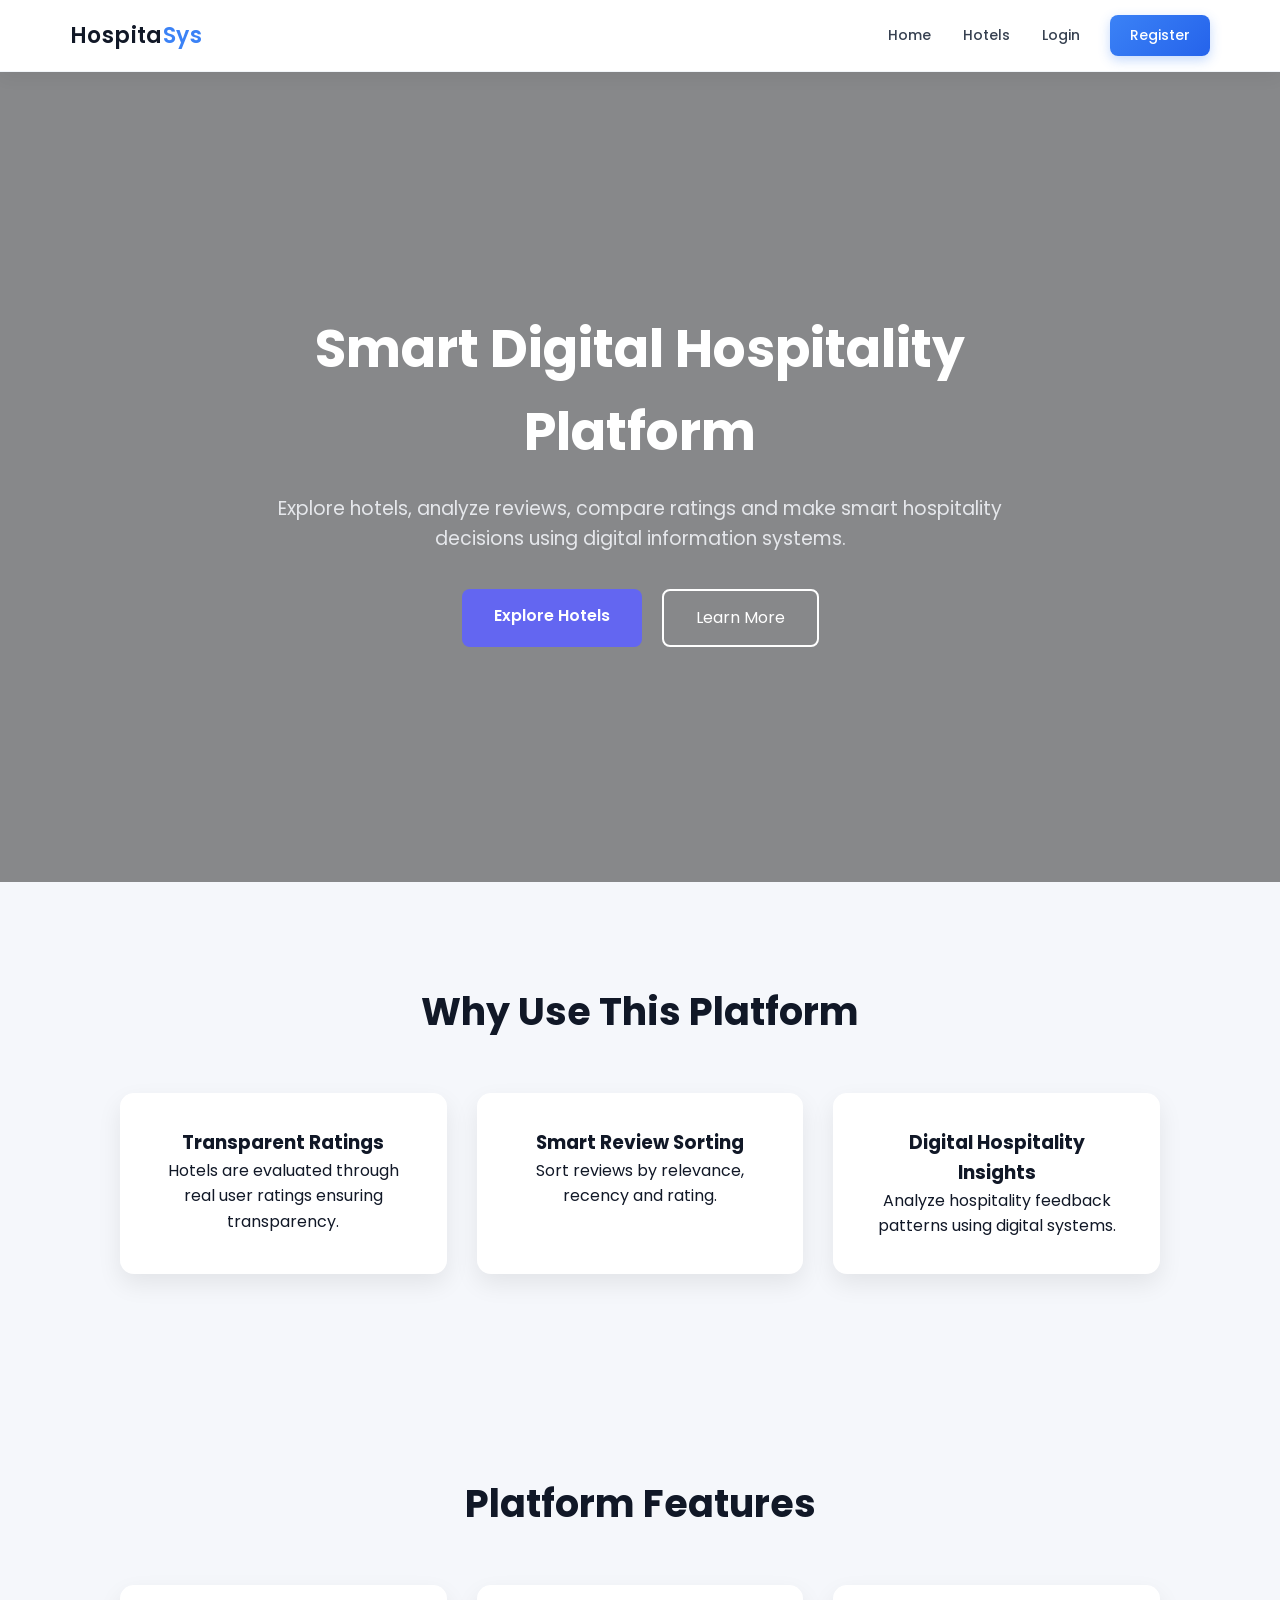
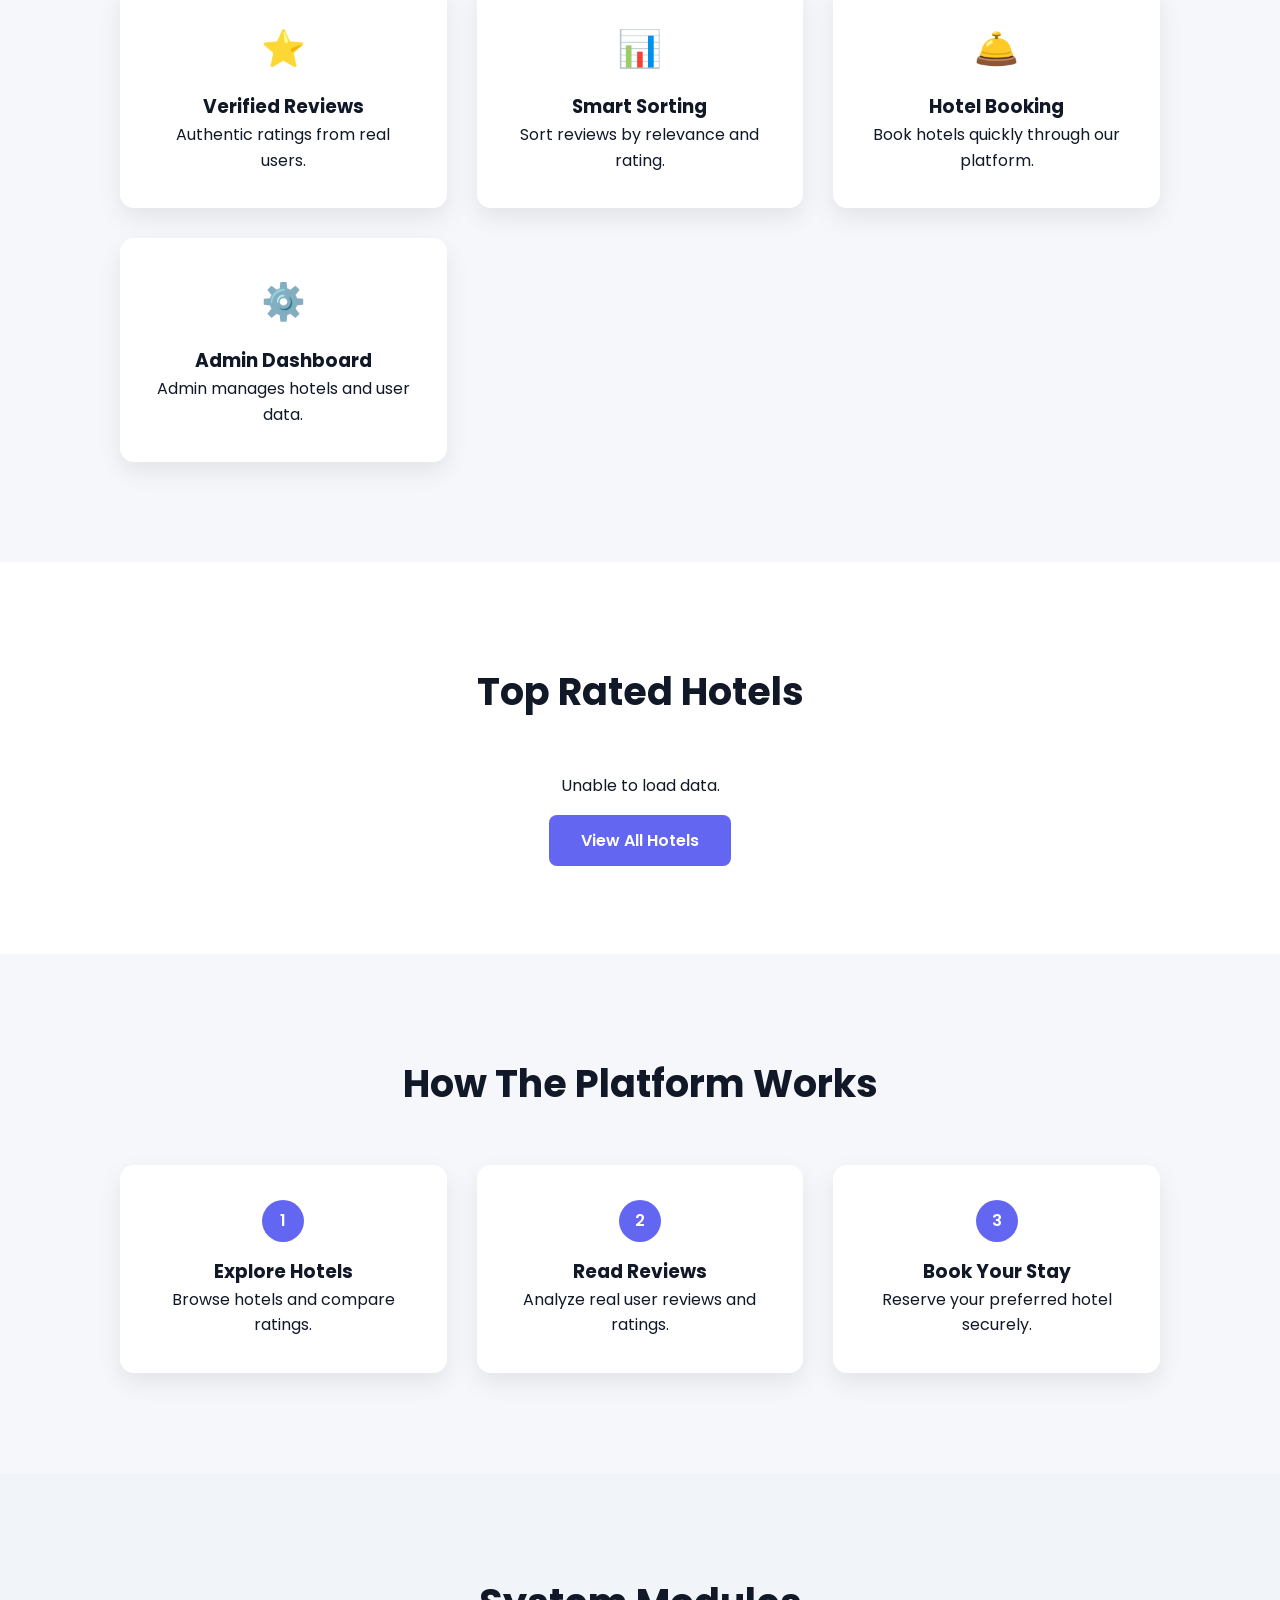
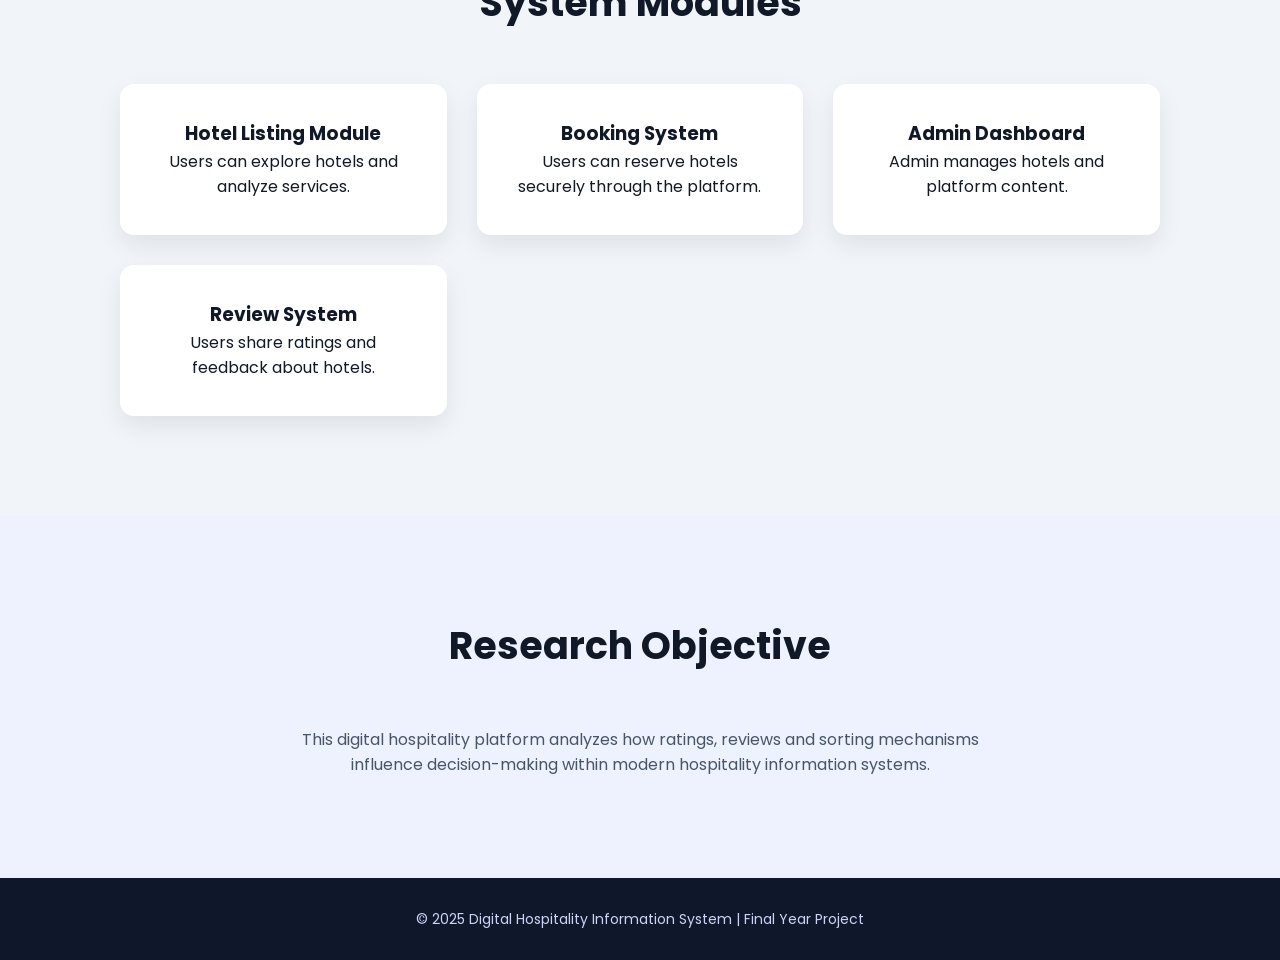
<file: FRONTEND/homepage/index.html>
<!DOCTYPE html>
<html lang="en">
<head>

<meta charset="UTF-8">
<meta name="viewport" content="width=device-width, initial-scale=1.0">

<title>HospitaSys - Digital Hospitality Platform</title>

<link rel="stylesheet" href="index.css">
<link rel="stylesheet" href="../common/navbar.css">

<link rel="stylesheet" href="https://unpkg.com/aos@2.3.1/dist/aos.css"/>

</head>

<body>

<header class="navbar">

<div class="logo">Hospita<span>Sys</span></div>

<nav>
<a href="../homepage/index.html">Home</a>
<a href="../hotellist/hotels.html">Hotels</a>
<a href="../userlogin/login.html">Login</a>
<a href="../userregistration/register.html" class="btn">Register</a>
</nav>

</header>


<!-- HERO -->

<section class="hero">

<div class="hero-content" data-aos="fade-up">

<h1>Smart Digital Hospitality Platform</h1>

<p>
Explore hotels, analyze reviews, compare ratings and make
smart hospitality decisions using digital information systems.
</p>

<div class="hero-buttons">

<a href="../hotellist/hotels.html" class="btn-primary">
Explore Hotels
</a>

<a href="#features" class="btn-secondary">
Learn More
</a>

</div>

</div>

</section>


<!-- WHY USE PLATFORM -->

<section class="advantages">

<h2 data-aos="fade-up">Why Use This Platform</h2>

<div class="advantage-grid">

<div class="advantage-card" data-aos="zoom-in">
<h3>Transparent Ratings</h3>
<p>Hotels are evaluated through real user ratings ensuring transparency.</p>
</div>

<div class="advantage-card" data-aos="zoom-in">
<h3>Smart Review Sorting</h3>
<p>Sort reviews by relevance, recency and rating.</p>
</div>

<div class="advantage-card" data-aos="zoom-in">
<h3>Digital Hospitality Insights</h3>
<p>Analyze hospitality feedback patterns using digital systems.</p>
</div>

</div>

</section>


<!-- FEATURES -->

<section class="features" id="features">

<h2 data-aos="fade-up">Platform Features</h2>

<div class="feature-grid">

<div class="feature-card" data-aos="zoom-in">
<div class="icon">⭐</div>
<h3>Verified Reviews</h3>
<p>Authentic ratings from real users.</p>
</div>

<div class="feature-card" data-aos="zoom-in">
<div class="icon">📊</div>
<h3>Smart Sorting</h3>
<p>Sort reviews by relevance and rating.</p>
</div>

<div class="feature-card" data-aos="zoom-in">
<div class="icon">🛎️</div>
<h3>Hotel Booking</h3>
<p>Book hotels quickly through our platform.</p>
</div>

<div class="feature-card" data-aos="zoom-in">
<div class="icon">⚙️</div>
<h3>Admin Dashboard</h3>
<p>Admin manages hotels and user data.</p>
</div>

</div>

</section>


<!-- TOP HOTELS -->

<section class="top-hotels">

<h2 data-aos="fade-up">Top Rated Hotels</h2>

<div class="hotel-grid" id="homeTopHotels"></div>

<div class="center-btn">

<a href="../hotellist/hotels.html" class="btn-primary">
View All Hotels
</a>

</div>

</section>


<!-- HOW PLATFORM WORKS -->

<section class="how-it-works">

<h2 data-aos="fade-up">How The Platform Works</h2>

<div class="steps">

<div class="step" data-aos="fade-up">
<span>1</span>
<h3>Explore Hotels</h3>
<p>Browse hotels and compare ratings.</p>
</div>

<div class="step" data-aos="fade-up">
<span>2</span>
<h3>Read Reviews</h3>
<p>Analyze real user reviews and ratings.</p>
</div>

<div class="step" data-aos="fade-up">
<span>3</span>
<h3>Book Your Stay</h3>
<p>Reserve your preferred hotel securely.</p>
</div>

</div>

</section>


<!-- SYSTEM MODULES -->

<section class="modules">

<h2 data-aos="fade-up">System Modules</h2>

<div class="module-grid">

<div class="module-card" data-aos="zoom-in">
<h3>Hotel Listing Module</h3>
<p>Users can explore hotels and analyze services.</p>
</div>

<div class="module-card" data-aos="zoom-in">
<h3>Booking System</h3>
<p>Users can reserve hotels securely through the platform.</p>
</div>

<div class="module-card" data-aos="zoom-in">
<h3>Admin Dashboard</h3>
<p>Admin manages hotels and platform content.</p>
</div>

<div class="module-card" data-aos="zoom-in">
<h3>Review System</h3>
<p>Users share ratings and feedback about hotels.</p>
</div>

</div>

</section>


<!-- RESEARCH -->

<section class="research">

<h2 data-aos="fade-up">Research Objective</h2>

<p data-aos="fade-up">

This digital hospitality platform analyzes how ratings,
reviews and sorting mechanisms influence decision-making
within modern hospitality information systems.

</p>

</section>


<footer class="footer">

<p>
© 2025 Digital Hospitality Information System | Final Year Project
</p>

</footer>


<script src="index.js"></script>

<script src="https://unpkg.com/aos@2.3.1/dist/aos.js"></script>

<script>
AOS.init({
duration:1000,
once:true
});
</script>

</body>
</html>
</file>
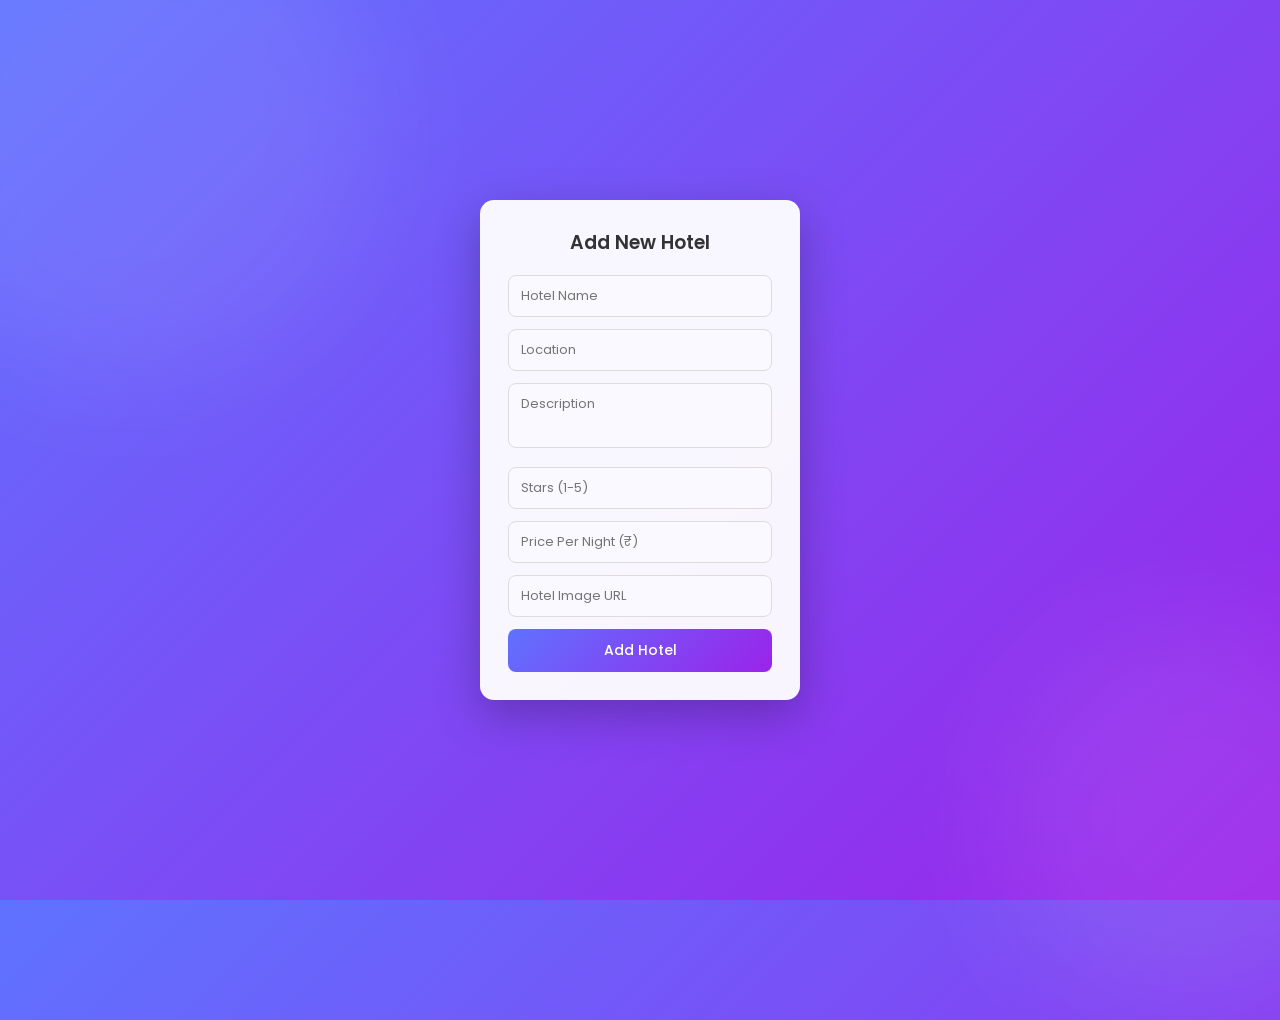
<file: FRONTEND/admin/add-hotel.html>
<!DOCTYPE html>
<html>
<head>
<title>Add Hotel</title>

<link rel="stylesheet" href="add-hotel.css">

<link href="https://fonts.googleapis.com/css2?family=Poppins:wght@300;400;500;600&display=swap" rel="stylesheet">

</head>

<body>

<div class="page">

<div class="form-card">

<h2>Add New Hotel</h2>

<form id="hotelForm">

<div class="input-group">
<input type="text" id="name" placeholder="Hotel Name" required>
</div>

<div class="input-group">
<input type="text" id="location" placeholder="Location" required>
</div>

<div class="input-group">
<textarea id="description" placeholder="Description"></textarea>
</div>

<div class="input-group">
<input type="number" id="stars" placeholder="Stars (1-5)" required>
</div>

<div class="input-group">
<input type="number" id="price" placeholder="Price Per Night (₹)" required>
</div>

<div class="input-group">
<input type="text" id="image" placeholder="Hotel Image URL" required>
</div>

<button type="submit" class="submit-btn">Add Hotel</button>

</form>

</div>

</div>

<script src="add-hotel.js"></script>

</body>
</html>
</file>
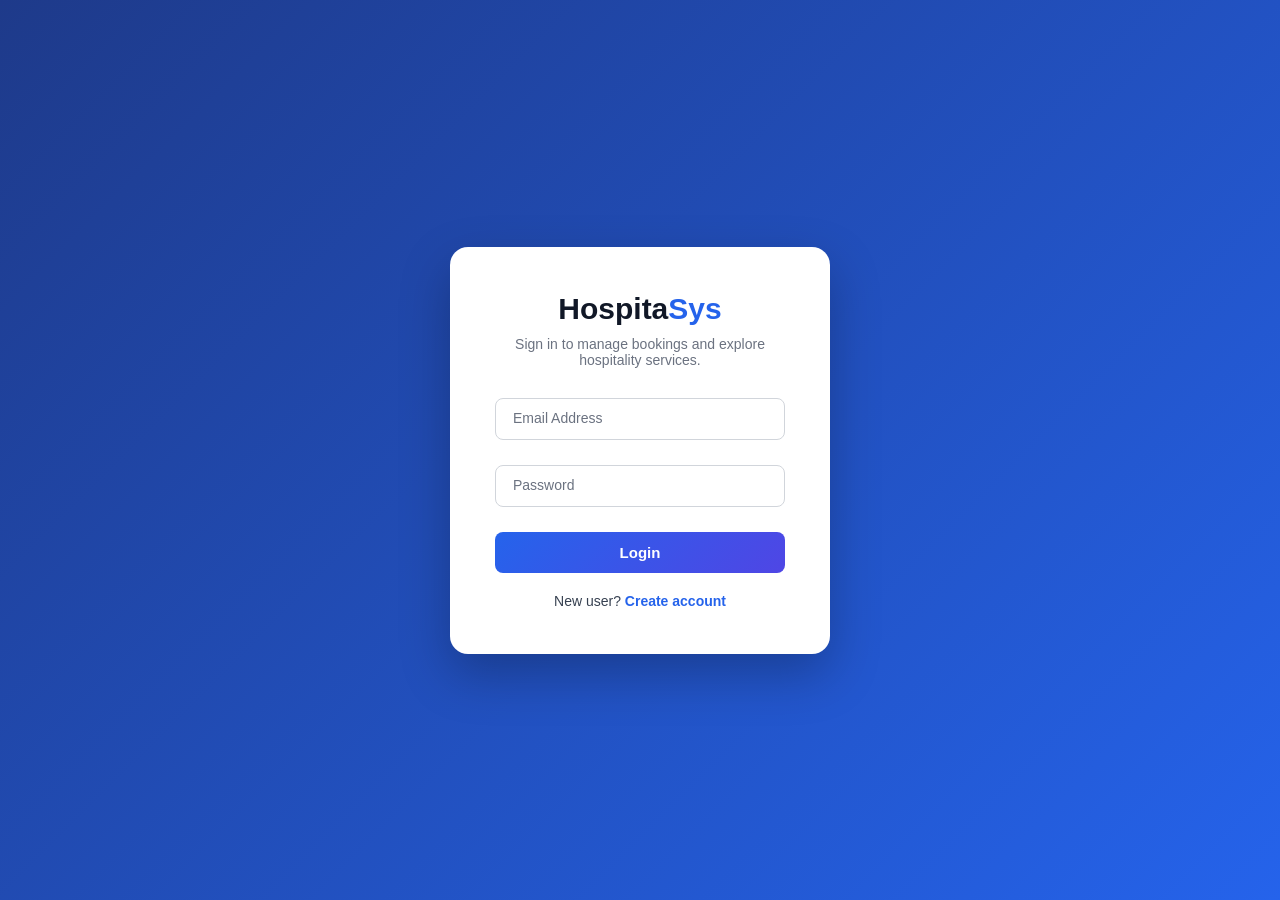
<file: FRONTEND/admin/admin.html>
<!DOCTYPE html>
<html>
<head>
<title>Admin Dashboard</title>
<link rel="stylesheet" href="admin.css">
</head>

<body>

<div class="top-bar">

<h2>Admin Booking Dashboard</h2>

<div class="actions">

<a href="add-hotel.html">
<button class="btn">Add Hotel</button>
</a>

<a href="my-hotels.html">
<button class="btn">My Hotels</button>
</a>

</div>

</div>

<table id="bookingTable">

<thead>
<tr>
<th>User</th>
<th>Hotel</th>
<th>Check In</th>
<th>Check Out</th>
<th>Guests</th>
<th>Total</th>
<th>Status</th>
<th>Action</th>
</tr>
</thead>

<tbody></tbody>

</table>

<script src="admin.js"></script>

</body>
</html>
</file>
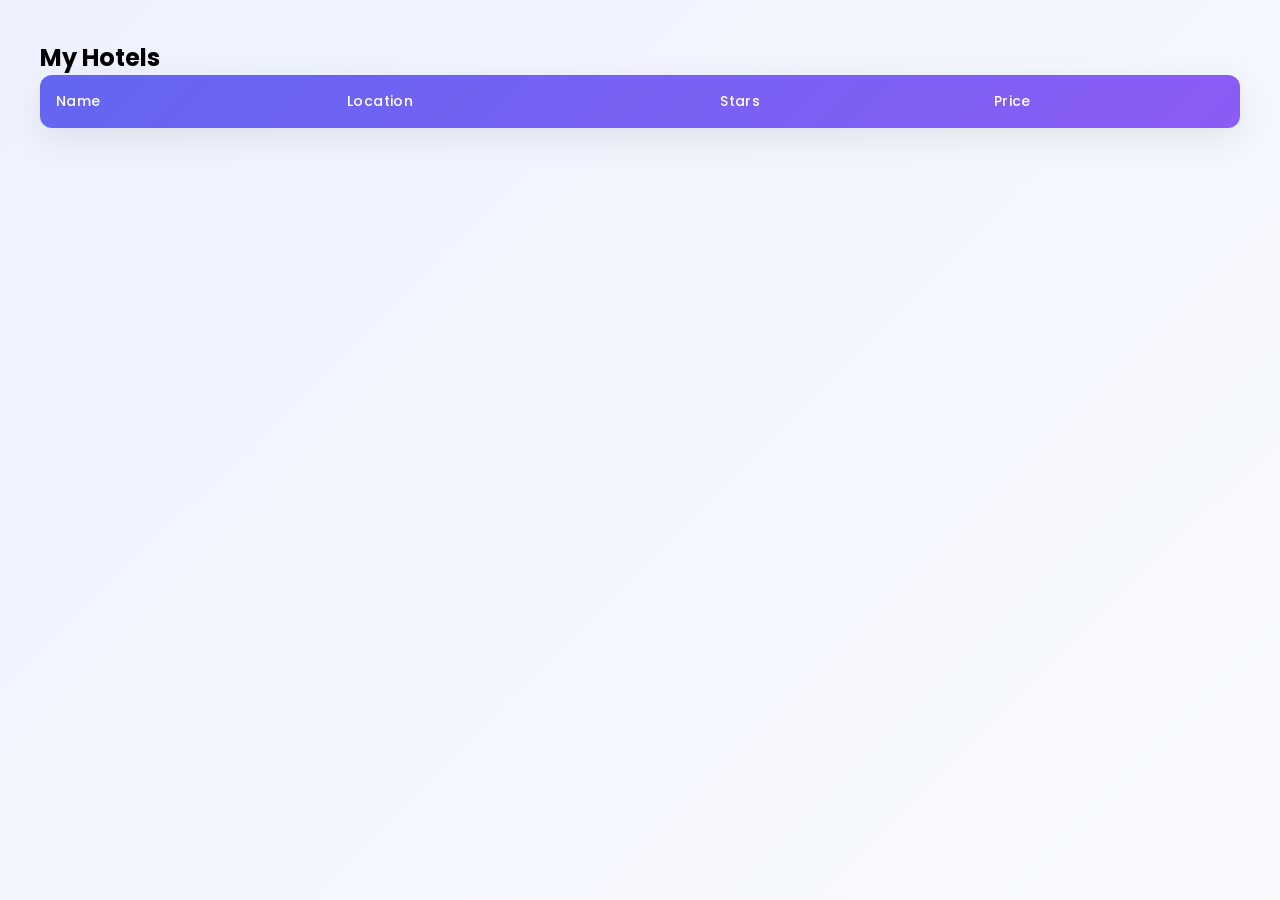
<file: FRONTEND/admin/my-hotels.html>
<!DOCTYPE html>
<html>
<head>
<title>My Hotels</title>
<link rel="stylesheet" href="admin.css">
</head>

<body>

<h2>My Hotels</h2>

<table id="hotelTable">

<thead>
<tr>
<th>Name</th>
<th>Location</th>
<th>Stars</th>
<th>Price</th>
</tr>
</thead>

<tbody></tbody>

</table>

<script src="my-hotels.js"></script>

</body>
</html>
</file>
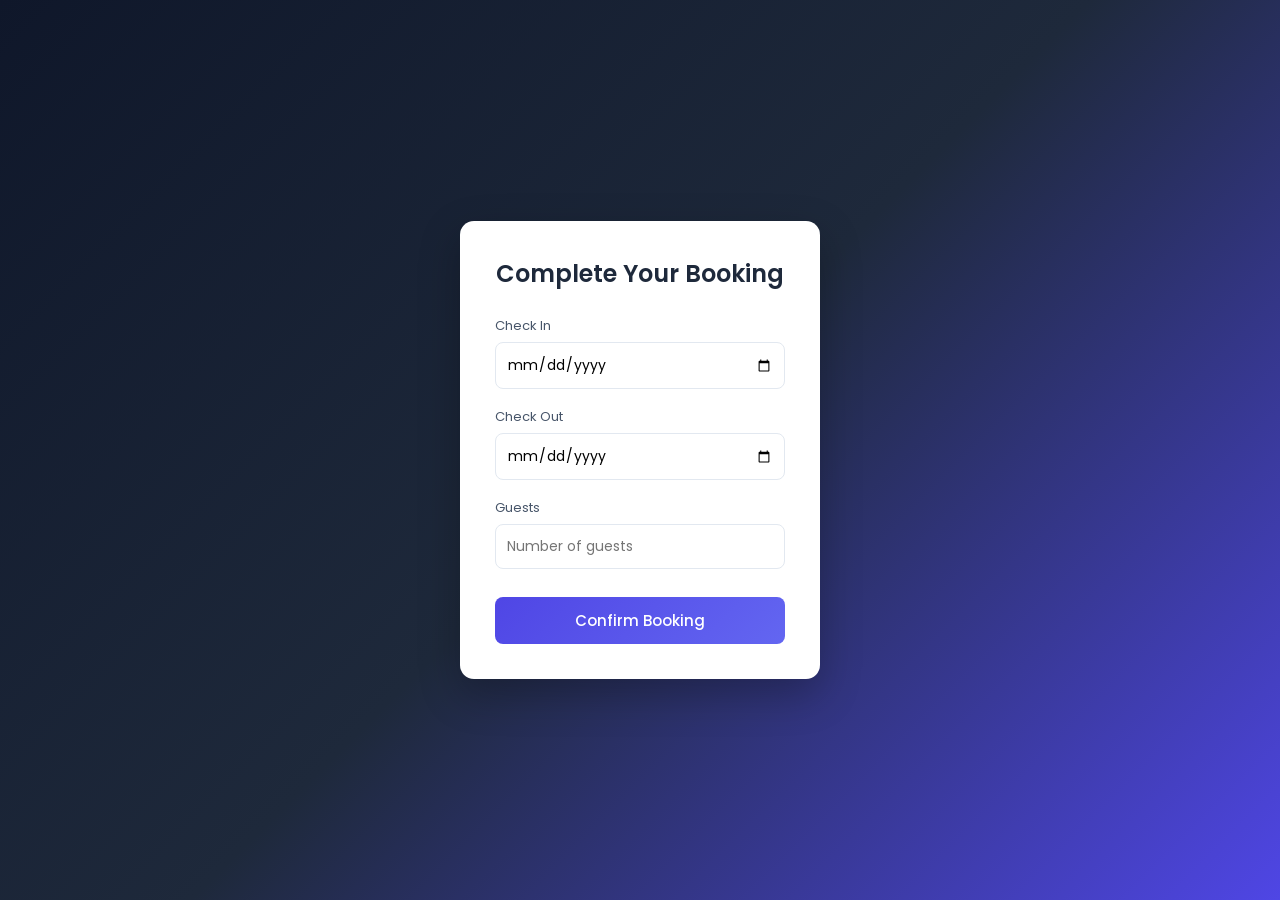
<file: FRONTEND/booking/booking.html>
<!DOCTYPE html>
<html>
<head>
<title>Book Hotel</title>

<link rel="stylesheet" href="booking.css">

<link href="https://fonts.googleapis.com/css2?family=Poppins:wght@300;400;500;600&display=swap" rel="stylesheet">

</head>

<body>

<div class="background"></div>

<div class="booking-container">

<div class="booking-card">

<h2>Complete Your Booking</h2>

<form id="bookingForm">

<div class="input-group">
<label>Check In</label>
<input type="date" id="checkIn" required>
</div>

<div class="input-group">
<label>Check Out</label>
<input type="date" id="checkOut" required>
</div>

<div class="input-group">
<label>Guests</label>
<input type="number" id="guests" min="1" placeholder="Number of guests" required>
</div>

<button type="submit" class="book-btn">
Confirm Booking
</button>

</form>

</div>

</div>

<script src="booking.js"></script>

</body>
</html>
</file>
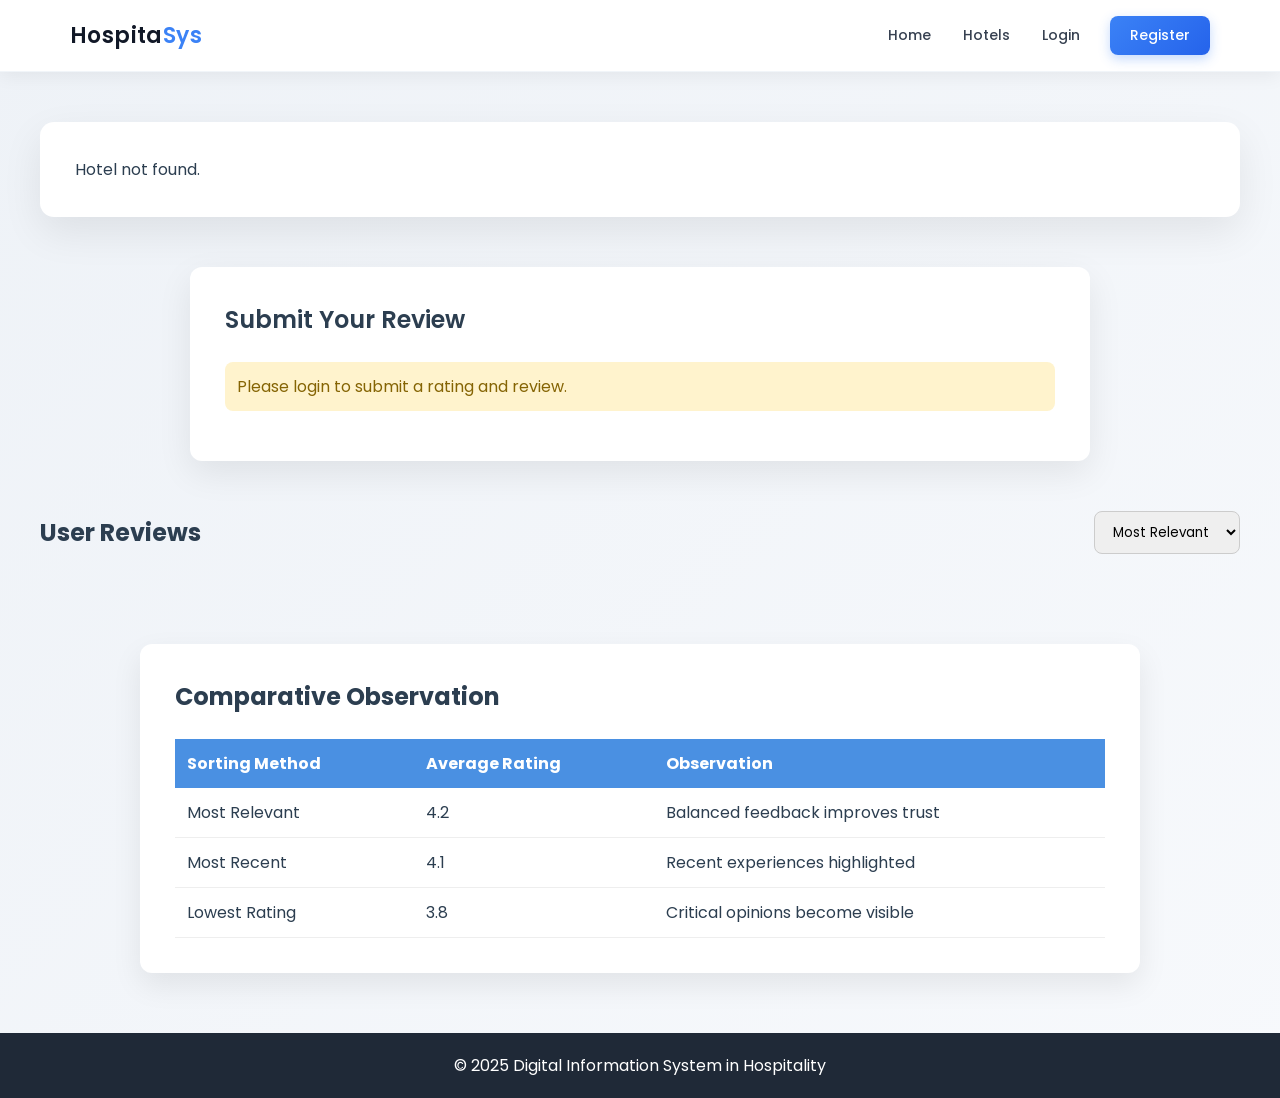
<file: FRONTEND/detail/hotel-details.html>
<!DOCTYPE html>
<html lang="en">
<head>
  <meta charset="UTF-8" />
  <meta name="viewport" content="width=device-width, initial-scale=1.0"/>
  <title>Hotel Details | Digital Hospitality System</title>
  
  <link rel="stylesheet" href="../common/navbar.css" />
  <link rel="stylesheet" href="hotel-details.css" />
</head>
<body>

  <!-- ===== NAVBAR ===== -->
  <header class="navbar">

  <div class="logo">Hospita<span>Sys</span></div>

  <div class="navbar-right">

    <a href="../homepage/index.html">Home</a>

    <a href="../hotellist/hotels.html">Hotels</a>

    <a href="../userlogin/login.html" id="loginLink">
      Login
    </a>

    <a href="../userregistration/register.html"
       id="registerLink"
       class="btn">
       Register
    </a>

    <a href="../user/profile.html"
       id="userName"
       style="display:none;">
       My Profile
    </a>

    <a href="#"
       id="logoutLink"
       style="display:none;">
       Logout
    </a>

  </div>

</header>

  <!-- ===== HOTEL INFO ===== -->
  <section class="hotel-info" id="hotelInfo"></section>

  <!-- ===== REVIEW FORM ===== -->
  <section class="review-form-section">
    <h2>Submit Your Review</h2>

    <div id="loginMessage" class="login-message">
      Please login to submit a rating and review.
    </div>

    <form id="reviewForm" class="review-form">
      <label>Rating</label>
      <div class="star-input" id="starInput">
        <span data-value="1">★</span>
        <span data-value="2">★</span>
        <span data-value="3">★</span>
        <span data-value="4">★</span>
        <span data-value="5">★</span>
      </div>

      <label>Review</label>
      <textarea id="reviewText" rows="4" placeholder="Write your experience..." required></textarea>

      <button type="submit">Submit Review</button>
    </form>
  </section>

  <!-- ===== REVIEW CONTROLS ===== -->
  <section class="review-controls">
    <h2>User Reviews</h2>
    <select id="sortReviews">
      <option value="relevant">Most Relevant</option>
      <option value="recent">Most Recent</option>
      <option value="low">Lowest Rating</option>
    </select>
  </section>

  <!-- ===== REVIEWS LIST ===== -->
  <section class="reviews" id="reviewsContainer"></section>

  <!-- ===== COMPARISON ===== -->
  <section class="comparison">
    <h2>Comparative Observation</h2>
    <table>
      <tr>
        <th>Sorting Method</th>
        <th>Average Rating</th>
        <th>Observation</th>
      </tr>
      <tr>
        <td>Most Relevant</td>
        <td>4.2</td>
        <td>Balanced feedback improves trust</td>
      </tr>
      <tr>
        <td>Most Recent</td>
        <td>4.1</td>
        <td>Recent experiences highlighted</td>
      </tr>
      <tr>
        <td>Lowest Rating</td>
        <td>3.8</td>
        <td>Critical opinions become visible</td>
      </tr>
    </table>
  </section>
  

  <footer class="footer">
    <p>© 2025 Digital Information System in Hospitality</p>
  </footer>
   <script src="../common/navbar.js"></script>
  <script src="hotel-details.js"></script>
</body>
</html>
</file>
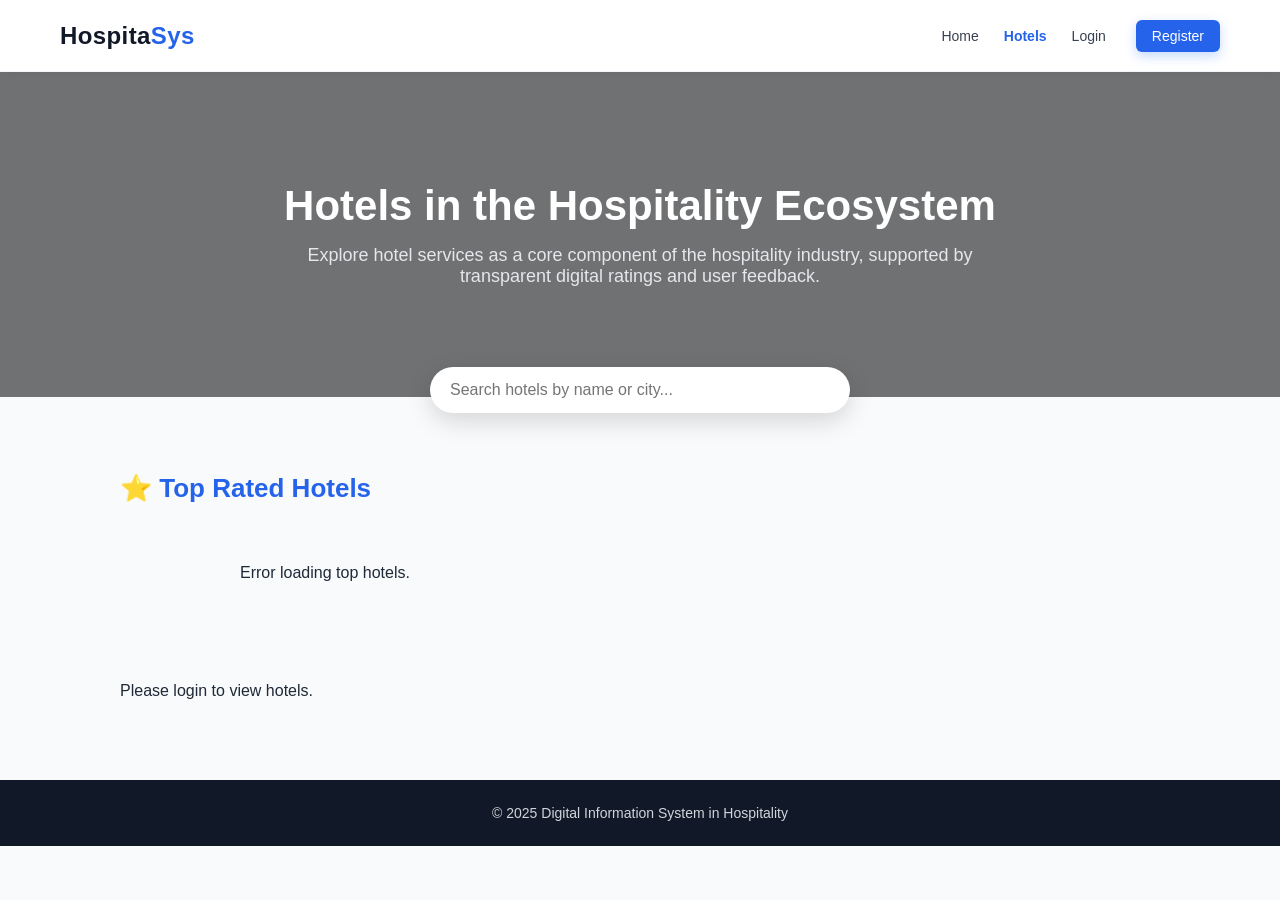
<file: FRONTEND/hotellist/hotels.html>
<!DOCTYPE html>
<html lang="en">
<head>
  <meta charset="UTF-8" />
  <meta name="viewport" content="width=device-width, initial-scale=1.0"/>
  <title>Hotels | Digital Hospitality System</title>

  <!-- Navbar CSS -->
  <link rel="stylesheet" href="../common/navbar.css">

  <!-- Page CSS -->
  <link rel="stylesheet" href="hotels.css" />
</head>

<body>

  <!-- ===== NAVBAR ===== -->
  <header class="navbar">

    <div class="logo">Hospita<span>Sys</span></div>

    <nav>
      <a href="../homepage/index.html">Home</a>

      <a href="../hotellist/hotels.html" class="active">
        Hotels
      </a>

      <a href="../userlogin/login.html" id="loginLink">
        Login
      </a>

      <a href="../userregistration/register.html"
         id="registerLink"
         class="btn">
         Register
      </a>

      <a href="../user/profile.html"
         id="userName"
         style="display:none;">
         My Profile
      </a>

      <a href="#"
         id="logoutLink"
         style="display:none;">
         Logout
      </a>

    </nav>

  </header>


  <!-- ===== PAGE HEADER ===== -->
  <section class="page-header">

    <h1>Hotels in the Hospitality Ecosystem</h1>

    <p>
      Explore hotel services as a core component of the hospitality industry,
      supported by transparent digital ratings and user feedback.
    </p>

  </section>


  <!-- ===== SEARCH BAR ===== -->

  <section class="search-section">

    <input
      type="text"
      id="searchInput"
      placeholder="Search hotels by name or city..."
    />

  </section>


  <!-- ===== TOP RATED HOTELS ===== -->

  <section class="top-rated">

    <h2>⭐ Top Rated Hotels</h2>

    <div class="hotels-container" id="topHotels">
      <!-- Top 5 hotels injected by JS -->
    </div>

  </section>


  <!-- ===== ALL HOTELS ===== -->

  <section class="hotels-container" id="hotelsContainer">
    <!-- All hotels injected by JS -->
  </section>


  <!-- ===== FOOTER ===== -->

  <footer class="footer">
    <p>© 2025 Digital Information System in Hospitality</p>
  </footer>


  <!-- Navbar JS -->
  <script src="../common/navbar.js"></script>

  <!-- Page JS -->
  <script src="hotels.js"></script>

</body>
</html>
</file>
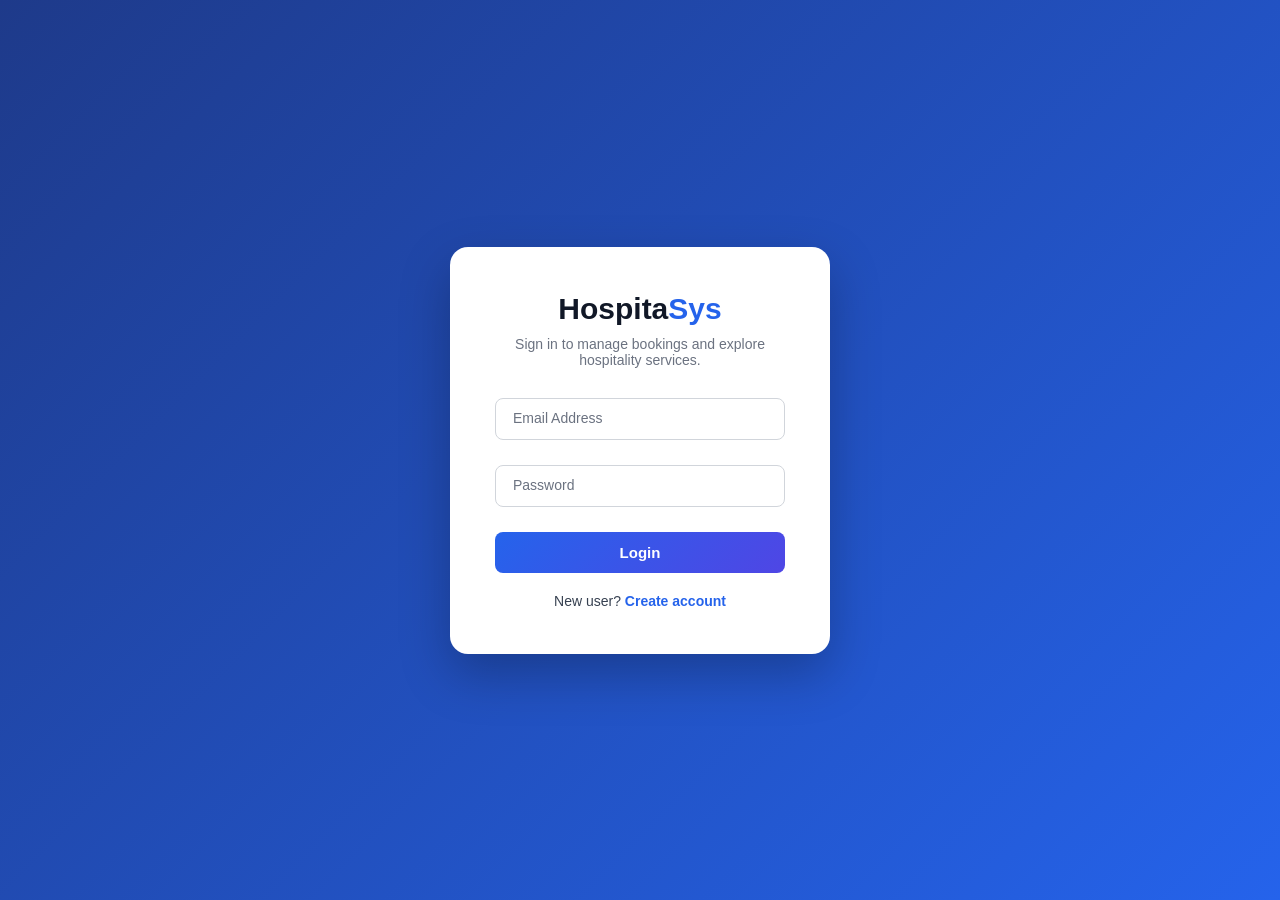
<file: FRONTEND/user/profile.html>
<!DOCTYPE html>
<html lang="en">
<head>

<meta charset="UTF-8">
<meta name="viewport" content="width=device-width, initial-scale=1.0">

<title>User Dashboard</title>

<link rel="stylesheet" href="profile.css">

</head>

<body>

<div class="layout">

<!-- ===== SIDEBAR ===== -->

<div class="sidebar">

<h2 class="logo">Hospita<span>Sys</span></h2>

<a href="../homepage/index.html">🏠 Home</a>
<a href="../hotellist/hotels.html">🏨 Hotels</a>
<a href="#">📅 My Bookings</a>
<a href="#">👤 Profile</a>

<button id="logoutBtn">Logout</button>

</div>


<!-- ===== MAIN CONTENT ===== -->

<div class="main">

<!-- TOP BAR -->

<div class="topbar">

<h1> User Dashboard</h1>

<div class="user-info">

<span id="profileName"></span>

<!-- <img src="https://i.pravatar.cc/40"> -->

</div> 

</div>


<!-- USER INFO -->

<div class="card">

<h2>Personal Information</h2>

<p><strong>Name:</strong> <span id="profileName2"></span></p>
<p><strong>Email:</strong> <span id="profileEmail"></span></p>

</div>


<!-- CURRENT BOOKINGS -->

<div class="card">

<h2>Current Bookings</h2>

<table id="currentBookings">

<thead>
<tr>
<th>Hotel</th>
<th>Check In</th>
<th>Check Out</th>
<th>Status</th>
</tr>
</thead>

<tbody></tbody>

</table>

</div>


<!-- HISTORY -->

<div class="card">

<h2>Booking History</h2>

<table id="historyBookings">

<thead>
<tr>
<th>Hotel</th>
<th>Check In</th>
<th>Check Out</th>
<th>Status</th>
</tr>
</thead>

<tbody></tbody>

</table>

</div>

</div>

</div>

<script src="profile.js"></script>

</body>
</html>
</file>
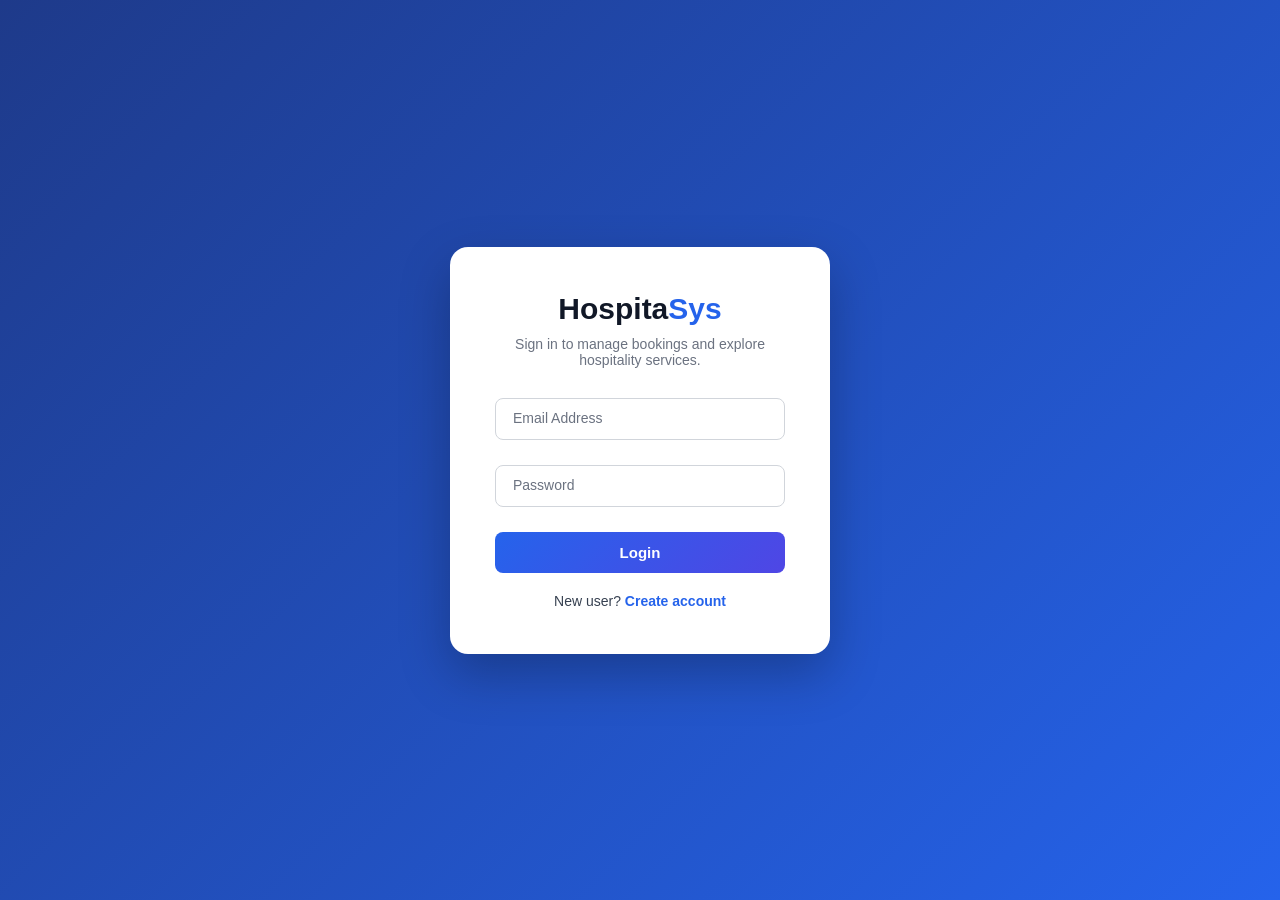
<file: FRONTEND/userlogin/login.html>
<!DOCTYPE html>
<html lang="en">
<head>

<meta charset="UTF-8">
<meta name="viewport" content="width=device-width, initial-scale=1.0">

<title>Login | Digital Hospitality System</title>

<link rel="stylesheet" href="login.css">

</head>
<body>

<div class="login-wrapper">

<div class="login-card">

<h1 class="logo">Hospita<span>Sys</span></h1>

<p class="subtitle">
Sign in to manage bookings and explore hospitality services.
</p>

<form id="loginForm">

<div class="input-group">

<input type="email" id="email" required>

<label>Email Address</label>

</div>

<div class="input-group">

<input type="password" id="password" required>

<label>Password</label>

</div>

<button type="submit">Login</button>

</form>

<p class="switch">
New user?
<a href="../userregistration/register.html">Create account</a>
</p>

</div>

</div>

<script src="login.js"></script>

</body>
</html>
</file>
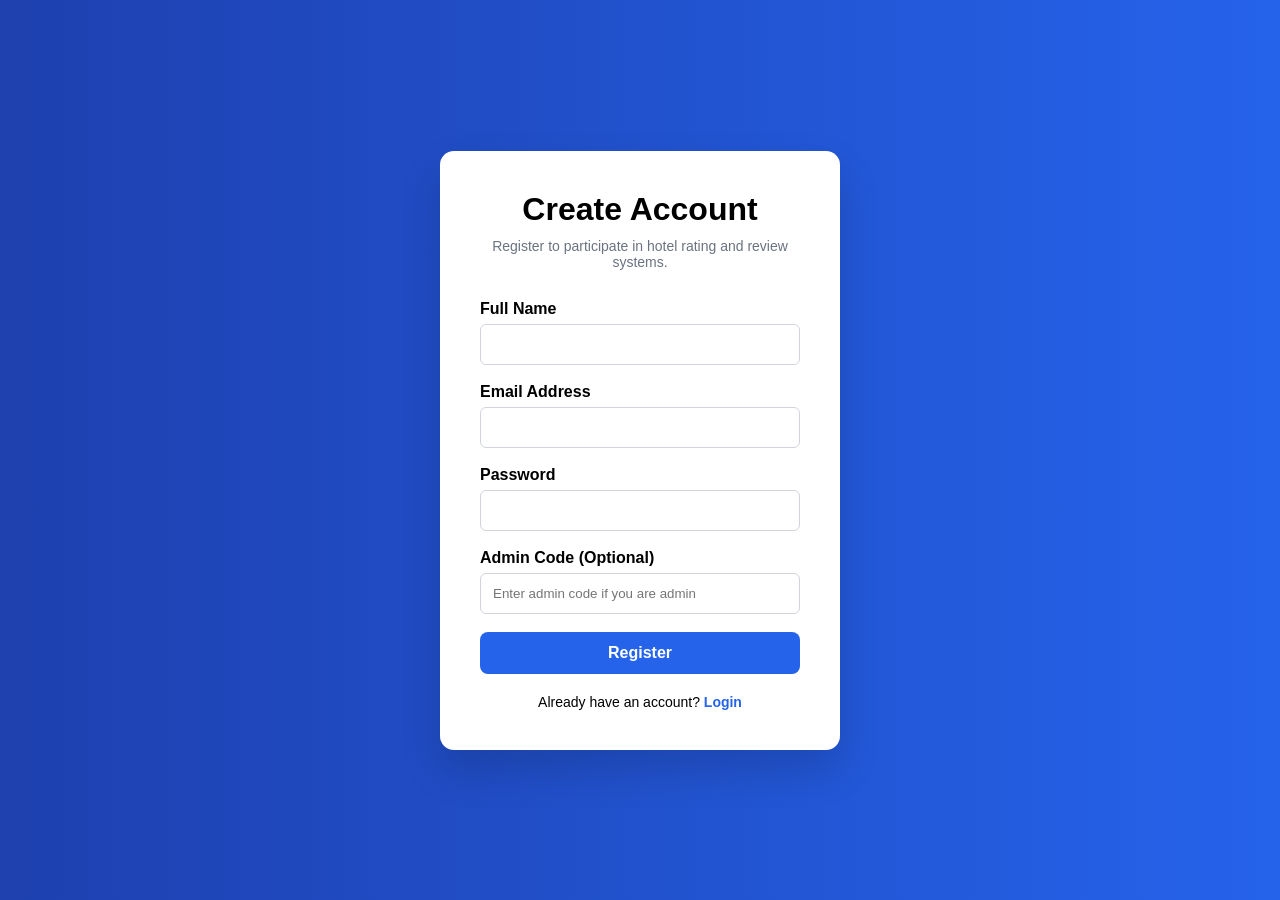
<file: FRONTEND/userregistration/register.html>
<!DOCTYPE html>
<html lang="en">
<head>
  <meta charset="UTF-8" />
  <meta name="viewport" content="width=device-width, initial-scale=1.0"/>
  <title>Register | Digital Hospitality System</title>    
  <link rel="stylesheet" href="register.css" />
</head>
<body>

  <div class="auth-container">
    <h1>Create Account</h1>
    <p class="subtitle">
      Register to participate in hotel rating and review systems.
    </p>

    <form id="registerForm">
      <label>Full Name</label>
      <input type="text" id="name" required />

      <label>Email Address</label>
      <input type="email" id="email" required />

      <label>Password</label>
      <input type="password" id="password" required />

      <!-- ✅ ADMIN CODE FIELD ADDED -->
      <label>Admin Code (Optional)</label>
      <input type="text" id="adminCode" placeholder="Enter admin code if you are admin" />

      <button type="submit">Register</button>
    </form>

    <p class="switch">
      Already have an account?
      <a href="../userlogin/login.html">Login</a>
    </p>
  </div>

  <script src="register.js"></script>
</body>
</html>
</file>
<file: FRONTEND/homepage/index.css>
/* ======================
GLOBAL
====================== */

*{
margin:0;
padding:0;
box-sizing:border-box;
font-family:"Poppins",sans-serif;
}

body{
background:#f5f7fb;
color:#111827;
line-height:1.6;
}


/* ======================
HERO SECTION
====================== */

.hero{

height:90vh;

background:
linear-gradient(rgba(0,0,0,0.45),rgba(0,0,0,0.45)),
url("https://images.unsplash.com/photo-1566073771259-6a8506099945?auto=format&fit=crop&w=1600&q=80");

background-size:cover;
background-position:center;

display:flex;
align-items:center;
justify-content:center;
text-align:center;

padding:0 20px;

}

.hero-content{
max-width:750px;
color:white;
}

.hero h1{
font-size:52px;
margin-bottom:20px;
}

.hero p{
font-size:19px;
margin-bottom:35px;
color:#e5e7eb;
}


/* ======================
BUTTONS
====================== */

.hero-buttons{
display:flex;
gap:20px;
justify-content:center;
flex-wrap:wrap;
}

.btn-primary{

background:#6366f1;

color:white;

padding:14px 32px;

border-radius:8px;

text-decoration:none;

font-weight:600;

transition:.3s;

}

.btn-primary:hover{

transform:translateY(-4px);

box-shadow:0 12px 30px rgba(0,0,0,0.25);

}

.btn-secondary{

border:2px solid white;

padding:14px 32px;

color:white;

border-radius:8px;

text-decoration:none;

transition:.3s;

}

.btn-secondary:hover{

background:white;
color:#111827;

}


/* ======================
SECTION
====================== */

section{
padding:100px 120px;
text-align:center;
}

section h2{
font-size:38px;
margin-bottom:50px;
}


/* ======================
GRID SYSTEM
====================== */

.advantage-grid,
.feature-grid,
.module-grid,
.steps,
.hotel-grid{

display:grid;

grid-template-columns:repeat(auto-fit,minmax(260px,1fr));

gap:30px;

justify-content:center;

}


/* ======================
CARDS
====================== */

.advantage-card,
.feature-card,
.module-card,
.step{

background:white;

padding:35px;

border-radius:14px;

box-shadow:0 10px 25px rgba(0,0,0,0.08);

transition:all .35s ease;

position:relative;

overflow:hidden;

}


/* gradient hover bar */

.advantage-card::before,
.feature-card::before,
.module-card::before,
.step::before{

content:"";

position:absolute;

top:0;
left:0;

width:100%;
height:4px;

background:linear-gradient(90deg,#6366f1,#ec4899);

transform:scaleX(0);

transform-origin:left;

transition:.35s;

}

.advantage-card:hover::before,
.feature-card:hover::before,
.module-card:hover::before,
.step:hover::before{

transform:scaleX(1);

}


/* card hover animation */

.advantage-card:hover,
.feature-card:hover,
.module-card:hover,
.step:hover{

transform:translateY(-10px) scale(1.03);

box-shadow:0 20px 50px rgba(0,0,0,0.18);

}


/* ======================
ICONS
====================== */

.icon{
font-size:36px;
margin-bottom:15px;
color:#6366f1;
}


/* ======================
TOP HOTELS
====================== */

.top-hotels{
background:#ffffff;
}

.center-btn{
margin-top:30px;
}


/* ======================
STEP NUMBER
====================== */

.step span{

display:inline-block;

background:#6366f1;

color:white;

width:42px;
height:42px;

line-height:42px;

border-radius:50%;

margin-bottom:15px;

font-weight:600;

}


/* ======================
MODULE SECTION
====================== */

.modules{
background:#f1f5f9;
}


/* ======================
RESEARCH
====================== */

.research{
background:#eef2ff;
}

.research p{

max-width:720px;

margin:auto;

color:#475569;

}


/* ======================
FOOTER
====================== */

.footer{

background:#0f172a;

color:#cbd5f5;

padding:30px;

text-align:center;

font-size:14px;

}


/* ======================
RESPONSIVE
====================== */

@media(max-width:900px){

.hero h1{
font-size:40px;
}

section{
padding:80px 40px;
}

}

@media(max-width:600px){

.hero h1{
font-size:32px;
}

.hero-buttons{
flex-direction:column;
}

section{
padding:70px 25px;
}

}
</file>
<file: FRONTEND/common/navbar.css>
/* =================================
   ULTRA PROFESSIONAL NAVBAR
================================= */

@import url('https://fonts.googleapis.com/css2?family=Poppins:wght@400;500;600&display=swap');

*{
margin:0;
padding:0;
box-sizing:border-box;
}

body{
font-family:'Poppins',sans-serif;
}

/* Navbar */

.navbar{

width:100%;
height:72px;

display:flex;
align-items:center;
justify-content:space-between;

padding:0 70px;

background:#ffffff;

border-bottom:1px solid #f1f5f9;

box-shadow:0 4px 18px rgba(0,0,0,0.06);

position:sticky;
top:0;

z-index:1000;

}

/* Logo */

.logo{

font-size:22px;

font-weight:600;

letter-spacing:0.4px;

color:#111827;

}

.logo span{

color:#3b82f6;

}

/* Navigation */

.navbar nav,
.navbar-right{

display:flex;
align-items:center;

}

/* Links */

.navbar a{

text-decoration:none;

margin-left:32px;

font-size:14px;

font-weight:500;

color:#374151;

position:relative;

transition:0.25s ease;

}

/* Hover underline */

.navbar a::after{

content:"";

position:absolute;

bottom:-6px;
left:0;

width:0;
height:2px;

background:#3b82f6;

transition:width 0.3s ease;

}

.navbar a:hover::after{

width:100%;

}

.navbar a:hover{

color:#3b82f6;

}

/* Active Link */

.navbar a.active{

color:#3b82f6;

font-weight:600;

}

/* Register Button */

.navbar .btn{

margin-left:30px;

padding:9px 20px;

border-radius:8px;

background:linear-gradient(135deg,#3b82f6,#2563eb);

color:white;

font-size:14px;

font-weight:500;

transition:0.3s;

box-shadow:0 4px 12px rgba(59,130,246,0.3);

}

.navbar .btn:hover{

transform:translateY(-2px);

box-shadow:0 8px 20px rgba(59,130,246,0.4);

}

/* Username */

#userName{

margin-left:28px;

font-size:14px;

font-weight:600;

color:#111827;

}

/* Logout */

#logoutLink{

margin-left:18px;

font-size:14px;

font-weight:600;

color:#ef4444;

cursor:pointer;

transition:0.2s;

}

#logoutLink:hover{

color:#dc2626;

}

/* Responsive */

@media (max-width:768px){

.navbar{

padding:0 24px;

flex-direction:column;

height:auto;

align-items:flex-start;

}

.navbar nav,
.navbar-right{

width:100%;

flex-wrap:wrap;

margin-top:10px;

}

.navbar a{

margin:10px 16px 0 0;

}

}
</file>
<file: FRONTEND/admin/add-hotel.css>
@import url('https://fonts.googleapis.com/css2?family=Poppins:wght@300;400;500;600&display=swap');

*{
margin:0;
padding:0;
box-sizing:border-box;
font-family:'Poppins',sans-serif;
}

body{

min-height:100vh;

display:flex;
align-items:center;
justify-content:center;

background:linear-gradient(135deg,#5f72ff,#9b23ea);

overflow:hidden;

}

/* Background glow */

body::before{

content:"";

position:absolute;

width:500px;
height:500px;

background:rgba(255,255,255,0.08);

border-radius:50%;

top:-120px;
left:-120px;

filter:blur(60px);

}

body::after{

content:"";

position:absolute;

width:400px;
height:400px;

background:rgba(255,255,255,0.08);

border-radius:50%;

bottom:-120px;
right:-120px;

filter:blur(60px);

}

/* Form Card */

.form-card{

width:320px;

background:rgba(255,255,255,0.95);

padding:28px;

border-radius:14px;

box-shadow:0 15px 45px rgba(0,0,0,0.25);

animation:fadeUp 0.7s ease;

z-index:2;

}

/* Heading */

.form-card h2{

text-align:center;

font-size:19px;

font-weight:600;

margin-bottom:18px;

color:#333;

}

/* Inputs */

.input-group{

margin-bottom:12px;

}

input,textarea{

width:100%;

padding:10px 12px;

border-radius:8px;

border:1px solid #ddd;

font-size:13px;

background:#f9f9ff;

transition:all 0.25s ease;

}

textarea{

height:65px;
resize:none;

}

input:focus,textarea:focus{

border-color:#7b61ff;

background:white;

box-shadow:0 4px 12px rgba(123,97,255,0.25);

transform:translateY(-1px);

outline:none;

}

/* Button */

.submit-btn{

width:100%;

padding:11px;

border:none;

border-radius:8px;

background:linear-gradient(135deg,#5f72ff,#9b23ea);

color:white;

font-size:14px;

font-weight:500;

cursor:pointer;

transition:all 0.25s;

}

.submit-btn:hover{

transform:translateY(-2px);

box-shadow:0 8px 20px rgba(0,0,0,0.25);

}

/* Animation */

@keyframes fadeUp{

from{

opacity:0;
transform:translateY(25px);

}

to{

opacity:1;
transform:translateY(0);

}

}
</file>
<file: FRONTEND/admin/admin.css>
@import url('https://fonts.googleapis.com/css2?family=Poppins:wght@300;400;500;600&display=swap');

*{
margin:0;
padding:0;
box-sizing:border-box;
font-family:'Poppins',sans-serif;
}

body{

background:linear-gradient(135deg,#eef2ff,#f8fafc);
min-height:100vh;
padding:40px;

}

/* Top Header */

.top-bar{

display:flex;
justify-content:space-between;
align-items:center;
padding:20px 30px;
border-radius:12px;

background:rgba(255,255,255,0.9);
backdrop-filter:blur(10px);

box-shadow:0 10px 30px rgba(0,0,0,0.08);

margin-bottom:30px;

}

.top-bar h2{

font-weight:600;
color:#1e293b;
letter-spacing:0.5px;

}

/* Buttons */

.actions{

display:flex;
gap:15px;

}

.btn{

background:linear-gradient(135deg,#6366f1,#8b5cf6);
border:none;
padding:10px 20px;
color:white;
border-radius:8px;
font-size:14px;
cursor:pointer;
transition:all 0.3s ease;

}

.btn:hover{

transform:translateY(-3px);
box-shadow:0 8px 20px rgba(0,0,0,0.15);

}

/* Table */

table{

width:100%;
border-collapse:collapse;

background:white;
border-radius:12px;
overflow:hidden;

box-shadow:0 10px 35px rgba(0,0,0,0.08);

}

/* Table Header */

thead{

background:linear-gradient(135deg,#6366f1,#8b5cf6);
color:white;

}

thead th{

padding:16px;
font-weight:500;
text-align:left;
font-size:14px;
letter-spacing:0.4px;

}

/* Table Body */

tbody tr{

border-bottom:1px solid #f1f5f9;
transition:all 0.2s ease;

}

tbody tr:hover{

background:#f8fafc;
transform:scale(1.01);

}

tbody td{

padding:14px;
color:#475569;
font-size:14px;

}

/* Status Tags */

.status{

padding:6px 12px;
border-radius:20px;
font-size:12px;
font-weight:500;

}

.status.pending{

background:#fff3cd;
color:#856404;

}

.status.confirmed{

background:#d1fae5;
color:#065f46;

}

.status.cancelled{

background:#fee2e2;
color:#7f1d1d;

}

/* Action Button */

.action-btn{

background:#ef4444;
border:none;
color:white;
padding:6px 12px;
border-radius:6px;
cursor:pointer;
font-size:13px;
transition:0.3s;

}

.action-btn:hover{

background:#dc2626;
transform:scale(1.05);

}

/* Responsive */

@media(max-width:900px){

body{

padding:20px;

}

.top-bar{

flex-direction:column;
gap:15px;
align-items:flex-start;

}

.actions{

width:100%;
justify-content:flex-start;

}

table{

font-size:13px;

}

}
</file>
<file: FRONTEND/booking/booking.css>
@import url('https://fonts.googleapis.com/css2?family=Poppins:wght@300;400;500;600&display=swap');

*{
margin:0;
padding:0;
box-sizing:border-box;
font-family:'Poppins',sans-serif;
}

/* background */

body{

height:100vh;

display:flex;
align-items:center;
justify-content:center;

background:linear-gradient(135deg,#0f172a,#1e293b,#4f46e5);

}

/* container */

.booking-container{

display:flex;
align-items:center;
justify-content:center;

}

/* card */

.booking-card{

width:360px;

background:white;

padding:35px;

border-radius:14px;

box-shadow:0 15px 40px rgba(0,0,0,0.25);

animation:fadeUp 0.6s ease;

}

/* heading */

.booking-card h2{

text-align:center;

color:#1e293b;

margin-bottom:25px;

font-weight:600;

}

/* input group */

.input-group{

margin-bottom:18px;

}

label{

display:block;

font-size:13px;

color:#475569;

margin-bottom:6px;

}

/* inputs */

input{

width:100%;

padding:11px;

border-radius:8px;

border:1px solid #e2e8f0;

font-size:14px;

transition:0.25s;

}

input:focus{

outline:none;

border-color:#4f46e5;

box-shadow:0 0 6px rgba(79,70,229,0.4);

}

/* button */

.book-btn{

width:100%;

padding:12px;

border:none;

border-radius:8px;

margin-top:10px;

background:linear-gradient(135deg,#4f46e5,#6366f1);

color:white;

font-size:15px;

font-weight:500;

cursor:pointer;

transition:0.3s;

}

.book-btn:hover{

transform:translateY(-2px);

box-shadow:0 8px 20px rgba(0,0,0,0.2);

}

/* animation */

@keyframes fadeUp{

from{

opacity:0;
transform:translateY(30px);

}

to{

opacity:1;
transform:translateY(0);

}

}
</file>
<file: FRONTEND/detail/hotel-details.css>
/* ===== GOOGLE FONT ===== */

@import url('https://fonts.googleapis.com/css2?family=Poppins:wght@300;400;500;600&display=swap');

*{
margin:0;
padding:0;
box-sizing:border-box;
font-family:'Poppins',sans-serif;
}

/* ===== BODY ===== */

body{
background:linear-gradient(135deg,#eef2f7,#f7f9fc);
color:#2c3e50;
}

/* ===== HOTEL INFO ===== */

.hotel-info{

max-width:1200px;
margin:50px auto;

background:white;
border-radius:14px;

display:grid;
grid-template-columns:1fr 1fr;
gap:35px;

padding:35px;

box-shadow:0 15px 40px rgba(0,0,0,0.08);
}

.hotel-info img{

width:100%;
height:360px;

object-fit:cover;

border-radius:12px;

transition:0.4s;

}

.hotel-info img:hover{

transform:scale(1.05);

}

/* ===== HOTEL DETAILS ===== */

.hotel-details h1{

font-size:32px;
margin-bottom:10px;

}

.hotel-details p{

line-height:1.7;
margin-bottom:10px;
color:#555;

}

.rating{

font-size:22px;
color:#f4b400;
margin-top:10px;

}

/* ===== REVIEW FORM ===== */

.review-form-section{

max-width:900px;
margin:50px auto;

background:white;

padding:35px;

border-radius:12px;

box-shadow:0 12px 35px rgba(0,0,0,0.08);

}

.review-form-section h2{

margin-bottom:25px;
font-weight:600;

}

.review-form{

display:flex;
flex-direction:column;

gap:15px;

}

/* ===== STAR INPUT ===== */

.star-input{

font-size:32px;

}

.star-input span{

cursor:pointer;

color:#ddd;

transition:0.3s;

}

.star-input span:hover,
.star-input span.active{

color:#f4b400;

transform:scale(1.2);

}

/* ===== TEXTAREA ===== */

.review-form textarea{

padding:12px;

border-radius:8px;

border:1px solid #ddd;

resize:none;

outline:none;

transition:0.3s;

}

.review-form textarea:focus{

border-color:#4a90e2;

}

/* ===== BUTTON ===== */

.review-form button{

padding:12px;

background:linear-gradient(135deg,#4a90e2,#0077ff);

border:none;

color:white;

font-size:16px;

border-radius:8px;

cursor:pointer;

transition:0.3s;

}

.review-form button:hover{

transform:translateY(-2px);

box-shadow:0 8px 18px rgba(0,119,255,0.3);

}

/* ===== REVIEW CONTROLS ===== */

.review-controls{

max-width:1200px;

margin:30px auto;

display:flex;

justify-content:space-between;

align-items:center;

}

.review-controls select{

padding:10px 14px;

border-radius:8px;

border:1px solid #ccc;

outline:none;

}

/* ===== REVIEWS GRID ===== */

.reviews{

max-width:1200px;

margin:30px auto;

display:grid;

grid-template-columns:repeat(auto-fit,minmax(280px,1fr));

gap:25px;

}

/* ===== REVIEW CARD ===== */

.review-card{

background:white;

border-radius:12px;

padding:20px;

box-shadow:0 10px 25px rgba(0,0,0,0.07);

transition:0.3s;

position:relative;

}

.review-card:hover{

transform:translateY(-6px);

box-shadow:0 18px 40px rgba(0,0,0,0.12);

}

.review-card h4{

margin-bottom:5px;

}

.review-card .stars{

color:#f4b400;

margin-bottom:8px;

font-size:18px;

}

.review-card p{

font-size:14px;

color:#555;

line-height:1.6;

}

/* ===== COMPARISON ===== */

.comparison{

max-width:1000px;

margin:60px auto;

background:white;

padding:35px;

border-radius:12px;

box-shadow:0 12px 30px rgba(0,0,0,0.08);

}

.comparison h2{

margin-bottom:25px;

}

/* ===== TABLE ===== */

.comparison table{

width:100%;

border-collapse:collapse;

}

.comparison th{

background:#4a90e2;

color:white;

padding:12px;

text-align:left;

}

.comparison td{

padding:12px;

border-bottom:1px solid #eee;

}

/* ===== LOGIN MESSAGE ===== */

.login-message{

background:#fff3cd;

padding:12px;

border-radius:8px;

margin-bottom:15px;

color:#856404;

}

/* ===== FOOTER ===== */

.footer{

margin-top:60px;

background:#1f2937;

color:white;

text-align:center;

padding:20px;

}

/* ===== RESPONSIVE ===== */

@media(max-width:900px){

.hotel-info{

grid-template-columns:1fr;

}

.review-controls{

flex-direction:column;

gap:10px;

align-items:flex-start;

}

}
</file>
<file: FRONTEND/hotellist/hotels.css>
/* ===== RESET ===== */
*{
  margin:0;
  padding:0;
  box-sizing:border-box;
  font-family:"Segoe UI",Tahoma,sans-serif;
}

body{
  background:#f8fafc;
  color:#1f2937;
}

/* ===== NAVBAR ===== */
.navbar{
  display:flex;
  justify-content:space-between;
  align-items:center;
  padding:18px 60px;
  background:#ffffff;
  box-shadow:0 2px 10px rgba(0,0,0,0.05);
}

.logo{
  font-size:24px;
  font-weight:700;
}

.logo span{
  color:#2563eb;
}

.navbar nav a{
  margin-left:25px;
  text-decoration:none;
  color:#374151;
  font-weight:500;
}

.navbar nav a.active{
  color:#2563eb;
}

.navbar .btn{
  padding:8px 16px;
  background:#2563eb;
  color:#fff;
  border-radius:6px;
}

/* ===== HERO HEADER ===== */
.page-header{
  text-align:center;
  padding:110px 20px;
  color:white;

  background:
  linear-gradient(rgba(0,0,0,0.55),rgba(0,0,0,0.55)),
  url("https://images.unsplash.com/photo-1566073771259-6a8506099945");

  background-size:cover;
  background-position:center;
}

.page-header h1{
  font-size:42px;
  margin-bottom:15px;
  font-weight:700;
}

.page-header p{
  max-width:700px;
  margin:auto;
  font-size:18px;
  color:#e5e7eb;
}

/* ===== SEARCH ===== */

.search-section{
  margin-top:-30px;
  margin-bottom:40px;
  text-align:center;
}

#searchInput{
  width:420px;
  padding:14px 20px;
  font-size:16px;

  border:none;
  border-radius:40px;

  box-shadow:0 8px 25px rgba(0,0,0,0.15);
}

#searchInput:focus{
  outline:none;
}

/* ===== SECTION TITLES ===== */

.top-rated{
  padding:20px 120px;
}

.top-rated h2{
  font-size:26px;
  color:#2563eb;
  margin-bottom:20px;
}

/* ===== HOTELS GRID ===== */

.hotels-container{
  display:grid;
  grid-template-columns:repeat(auto-fit,minmax(280px,1fr));
  gap:28px;
  padding:40px 120px;
}

/* ===== HOTEL CARD ===== */

.hotel-card{
  background:#ffffff;
  border-radius:16px;
  overflow:hidden;

  box-shadow:0 8px 25px rgba(0,0,0,0.08);

  transition:transform 0.35s ease, box-shadow 0.35s ease;
}

.hotel-card:hover{
  transform:translateY(-10px);
  box-shadow:0 18px 40px rgba(0,0,0,0.18);
}

/* IMAGE */

.hotel-card img{
  width:100%;
  height:220px;
  object-fit:cover;
  transition:transform 0.35s ease;
}

.hotel-card:hover img{
  transform:scale(1.06);
}

/* CARD CONTENT */

.hotel-content{
  padding:22px;
}

.hotel-content h3{
  font-size:20px;
  margin-bottom:6px;
}

.location{
  font-size:14px;
  color:#6b7280;
  margin-bottom:10px;
}

.stars{
  color:#f59e0b;
  margin-bottom:8px;
}

.description{
  font-size:14px;
  color:#374151;
  margin-bottom:14px;
}

/* PRICE */

.price{
  font-size:18px;
  font-weight:700;
  color:#16a34a;
  margin-bottom:10px;
}

/* RATING */

.rating{
  font-weight:600;
  margin-bottom:14px;
}

/* BUTTONS */

.view-btn{
  display:inline-block;
  padding:10px 16px;
  background:#2563eb;
  color:#fff;
  text-decoration:none;
  border-radius:6px;
  font-size:14px;
}

.hotel-content button{
  background:linear-gradient(135deg,#ff7a18,#ff4b2b);
  color:#fff;
  border:none;
  padding:9px 16px;
  margin-left:8px;
  border-radius:6px;
  font-size:14px;
  cursor:pointer;
  transition:all 0.3s ease;
}

.hotel-content button:hover{
  transform:translateY(-2px);
  box-shadow:0 6px 15px rgba(0,0,0,0.2);
}

.hotel-content button:active{
  transform:scale(0.96);
}

/* ===== TOP HOTEL BADGE ===== */

.top-card{
  border:2px solid #facc15;
  position:relative;
}

.badge{
  position:absolute;
  top:12px;
  left:12px;
  background:#facc15;
  color:#111827;
  font-size:12px;
  font-weight:700;
  padding:5px 8px;
  border-radius:4px;
}

/* ===== FOOTER ===== */

.footer{
  background:#111827;
  color:#d1d5db;
  text-align:center;
  padding:25px;
  font-size:14px;
  margin-top:40px;
}

/* ===== RESPONSIVE ===== */

@media(max-width:768px){

  .navbar{
    padding:15px 25px;
  }

  .hotels-container{
    padding:30px;
  }

  .top-rated{
    padding:20px 30px;
  }

  #searchInput{
    width:90%;
  }

  .page-header h1{
    font-size:32px;
  }
}
</file>
<file: FRONTEND/user/profile.css>
/* ===== RESET ===== */

*{
margin:0;
padding:0;
box-sizing:border-box;
font-family:"Inter","Segoe UI",sans-serif;
}

body{
background:#f1f5f9;
color:#1f2937;
}

/* ===== LAYOUT ===== */

.layout{
display:flex;
min-height:100vh;
}

/* ===== SIDEBAR ===== */

.sidebar{

width:240px;

background:linear-gradient(180deg,#0f172a,#1e293b);

color:white;

padding:30px 22px;

display:flex;
flex-direction:column;

box-shadow:4px 0 20px rgba(0,0,0,0.15);

}

.logo{
font-size:24px;
font-weight:700;
margin-bottom:35px;
}

.logo span{
color:#3b82f6;
}

/* sidebar links */

.sidebar a{

text-decoration:none;
color:#cbd5f5;

padding:10px 14px;

border-radius:8px;

margin-bottom:12px;

transition:0.25s;

font-size:15px;

}

.sidebar a:hover{

background:#334155;

color:white;

transform:translateX(4px);

}

/* logout button */

.sidebar button{

margin-top:18px;

padding:12px;

border:none;

border-radius:8px;

background:#ef4444;

color:white;

font-weight:600;

cursor:pointer;

transition:0.25s;

}

.sidebar button:hover{

background:#dc2626;

transform:translateY(-2px);

}

/* ===== MAIN ===== */

.main{

flex:1;

padding:35px 45px;

}

/* ===== TOPBAR ===== */

.topbar{

display:flex;
justify-content:space-between;
align-items:center;

padding:18px 25px;

background:linear-gradient(135deg,#2563eb,#4f46e5);

border-radius:12px;

color:white;

margin-bottom:30px;

box-shadow:0 6px 20px rgba(0,0,0,0.12);

}

.topbar h1{
font-size:22px;
font-weight:600;
}

/* user name badge */

.user-info{

background:rgba(255,255,255,0.2);

padding:6px 14px;

border-radius:20px;

font-weight:600;

font-size:14px;

backdrop-filter:blur(6px);

}

/* ===== CARDS ===== */

.card{

background:white;

padding:25px;

border-radius:12px;

margin-bottom:25px;

box-shadow:0 6px 20px rgba(0,0,0,0.08);

transition:0.3s;

}

.card:hover{

transform:translateY(-3px);

box-shadow:0 12px 30px rgba(0,0,0,0.15);

}

.card h2{

margin-bottom:15px;

font-size:18px;

color:#1e3a8a;

}

/* ===== TABLE ===== */

table{

width:100%;

border-collapse:collapse;

margin-top:10px;

font-size:14px;

}

thead{

background:linear-gradient(135deg,#2563eb,#1e40af);

color:white;

}

thead th{

padding:14px;

text-align:left;

font-weight:500;

}

tbody td{

padding:14px;

border-bottom:1px solid #e5e7eb;

}

tbody tr{

transition:0.2s;

}

tbody tr:hover{

background:#f1f5ff;

}

/* ===== STATUS BADGES ===== */

.status-confirmed{

background:#dcfce7;
color:#166534;

padding:4px 10px;

border-radius:6px;

font-size:12px;

font-weight:600;

}

.status-pending{

background:#fef3c7;
color:#92400e;

padding:4px 10px;

border-radius:6px;

font-size:12px;

font-weight:600;

}

.status-cancelled{

background:#fee2e2;
color:#991b1b;

padding:4px 10px;

border-radius:6px;

font-size:12px;

font-weight:600;

}

/* ===== RESPONSIVE ===== */

@media(max-width:900px){

.sidebar{
display:none;
}

.main{
padding:20px;
}

.topbar{
flex-direction:column;
gap:10px;
text-align:center;
}

}
</file>
<file: FRONTEND/userlogin/login.css>
/* ===== RESET ===== */

*{
margin:0;
padding:0;
box-sizing:border-box;
font-family:"Segoe UI",sans-serif;
}

/* ===== BODY ===== */

body{

height:100vh;

display:flex;

justify-content:center;

align-items:center;

background:linear-gradient(135deg,#1e3a8a,#2563eb,#4f46e5);

background-size:200% 200%;

animation:bgMove 10s ease infinite;

}

/* background animation */

@keyframes bgMove{

0%{background-position:0% 50%;}
50%{background-position:100% 50%;}
100%{background-position:0% 50%;}

}


/* ===== LOGIN CARD ===== */

.login-card{

width:380px;

padding:45px;

border-radius:18px;

background:white;

box-shadow:0 20px 50px rgba(0,0,0,0.25);

text-align:center;

transition:0.3s;

}

.login-card:hover{

transform:translateY(-6px);

box-shadow:0 30px 70px rgba(0,0,0,0.3);

}


/* ===== LOGO ===== */

.logo{

font-size:30px;

font-weight:700;

margin-bottom:10px;

color:#111827;

}

.logo span{

color:#2563eb;

}

.subtitle{

font-size:14px;

color:#6b7280;

margin-bottom:30px;

}


/* ===== INPUT GROUP ===== */

.input-group{

position:relative;

margin-bottom:25px;

}

.input-group input{

width:100%;

padding:12px 14px;

border-radius:8px;

border:1px solid #d1d5db;

font-size:14px;

transition:0.3s;

}

.input-group input:focus{

outline:none;

border-color:#2563eb;

box-shadow:0 0 0 3px rgba(37,99,235,0.15);

}


/* floating label */

.input-group label{

position:absolute;

left:14px;

top:12px;

font-size:14px;

color:#6b7280;

background:white;

padding:0 4px;

transition:0.3s;

}

.input-group input:focus + label,
.input-group input:valid + label{

top:-8px;

font-size:12px;

color:#2563eb;

}


/* ===== BUTTON ===== */

button{

width:100%;

padding:12px;

border:none;

border-radius:8px;

background:linear-gradient(135deg,#2563eb,#4f46e5);

color:white;

font-size:15px;

font-weight:600;

cursor:pointer;

transition:all 0.3s ease;

}

button:hover{

transform:translateY(-3px);

box-shadow:0 12px 25px rgba(37,99,235,0.4);

background:linear-gradient(135deg,#1d4ed8,#4338ca);

}

button:active{

transform:scale(0.97);

}


/* ===== SWITCH LINK ===== */

.switch{

margin-top:20px;

font-size:14px;

color:#374151;

}

.switch a{

color:#2563eb;

text-decoration:none;

font-weight:600;

transition:0.3s;

}

.switch a:hover{

color:#1d4ed8;

text-decoration:underline;

}


/* ===== MOBILE ===== */

@media(max-width:480px){

.login-card{

width:90%;

padding:35px;

}

}
</file>
<file: FRONTEND/userregistration/register.css>
* {
  margin: 0;
  padding: 0;
  box-sizing: border-box;
  font-family: "Segoe UI", Tahoma, sans-serif;
}

body {
  height: 100vh;
  background: linear-gradient(to right, #1e40af, #2563eb);
  display: flex;
  align-items: center;
  justify-content: center;
}

.auth-container {
  background: #ffffff;
  padding: 40px;
  width: 400px;
  border-radius: 14px;
  box-shadow: 0 20px 40px rgba(0,0,0,0.15);
}

.auth-container h1 {
  text-align: center;
  margin-bottom: 10px;
}

.subtitle {
  text-align: center;
  font-size: 14px;
  color: #6b7280;
  margin-bottom: 30px;
}

label {
  display: block;
  margin-bottom: 6px;
  font-weight: 600;
}

input {
  width: 100%;
  padding: 12px;
  margin-bottom: 18px;
  border-radius: 6px;
  border: 1px solid #d1d5db;
}

button {
  width: 100%;
  padding: 12px;
  background: #2563eb;
  color: #ffffff;
  border: none;
  border-radius: 8px;
  font-size: 16px;
  font-weight: 600;
  cursor: pointer;
}

button:hover {
  background: #1e40af;
}

.switch {
  text-align: center;
  margin-top: 20px;
  font-size: 14px;
}

.switch a {
  color: #2563eb;
  font-weight: 600;
  text-decoration: none;
}
</file>
